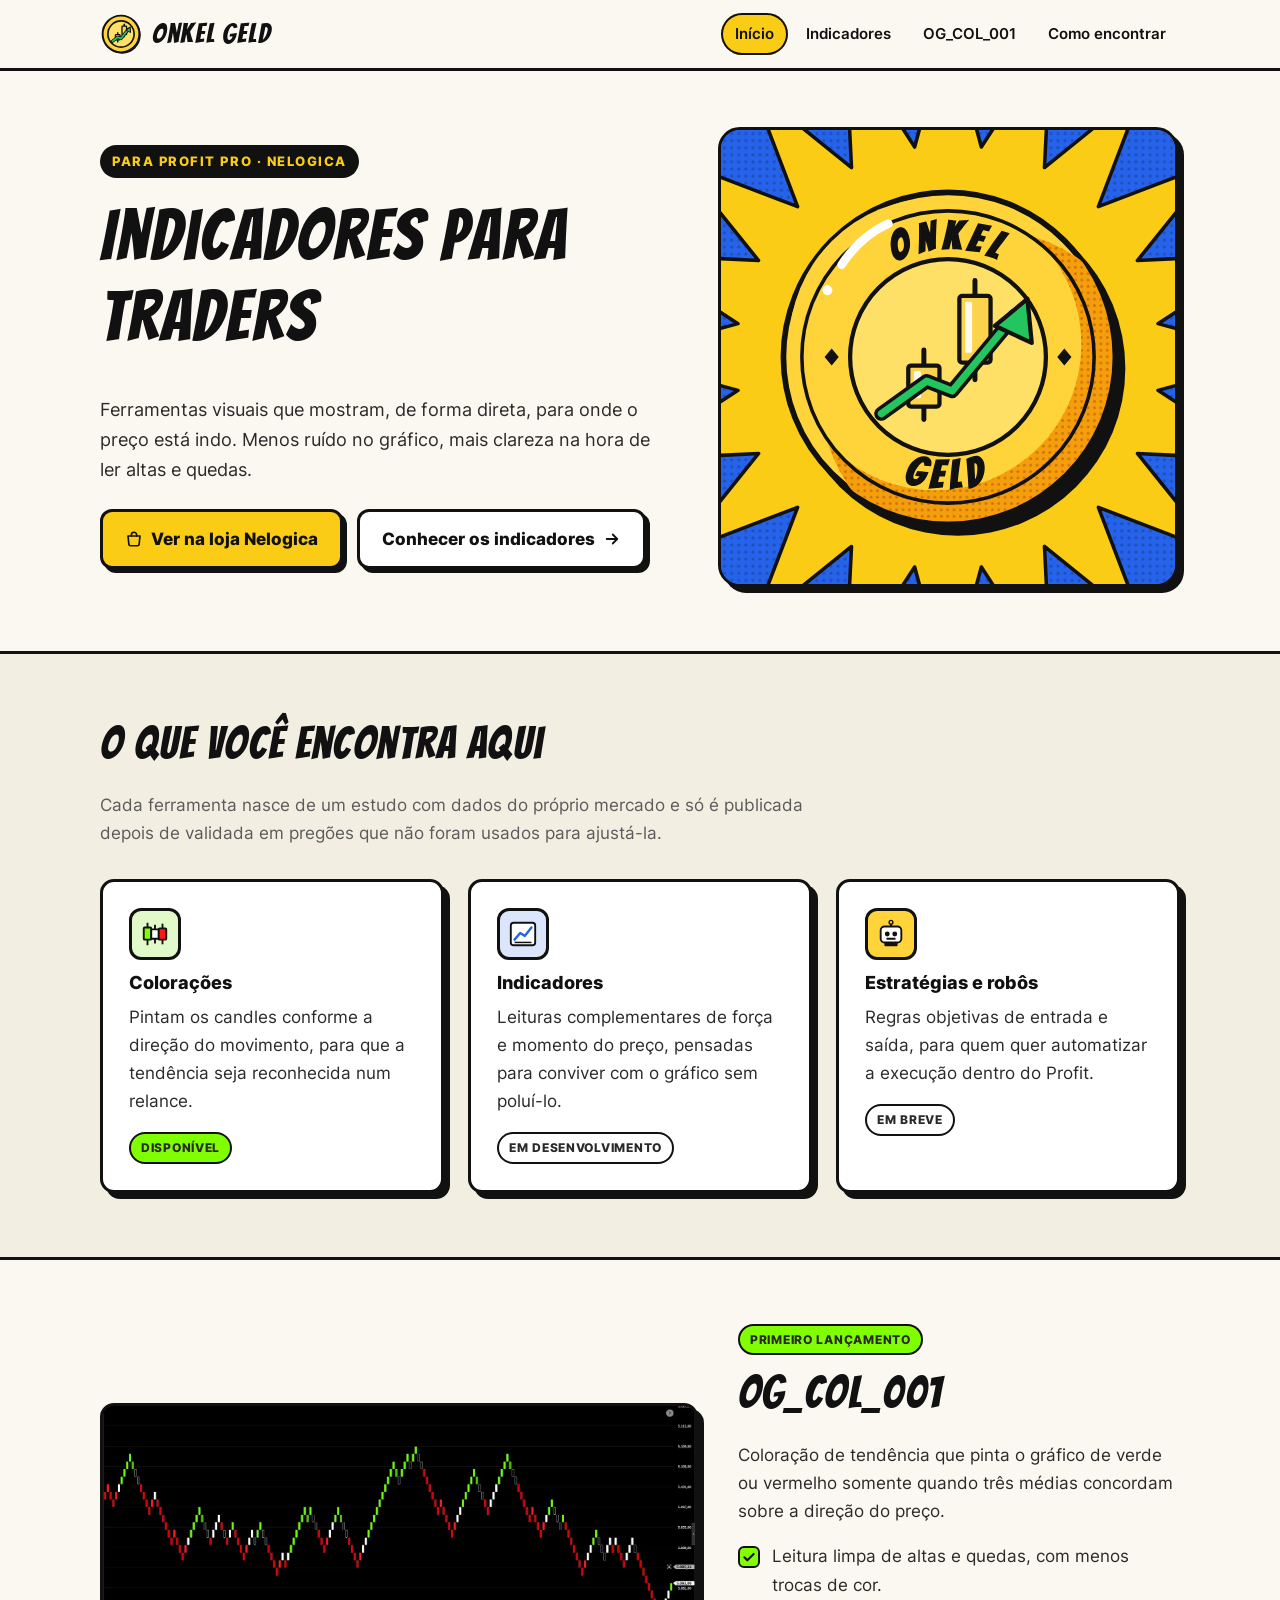
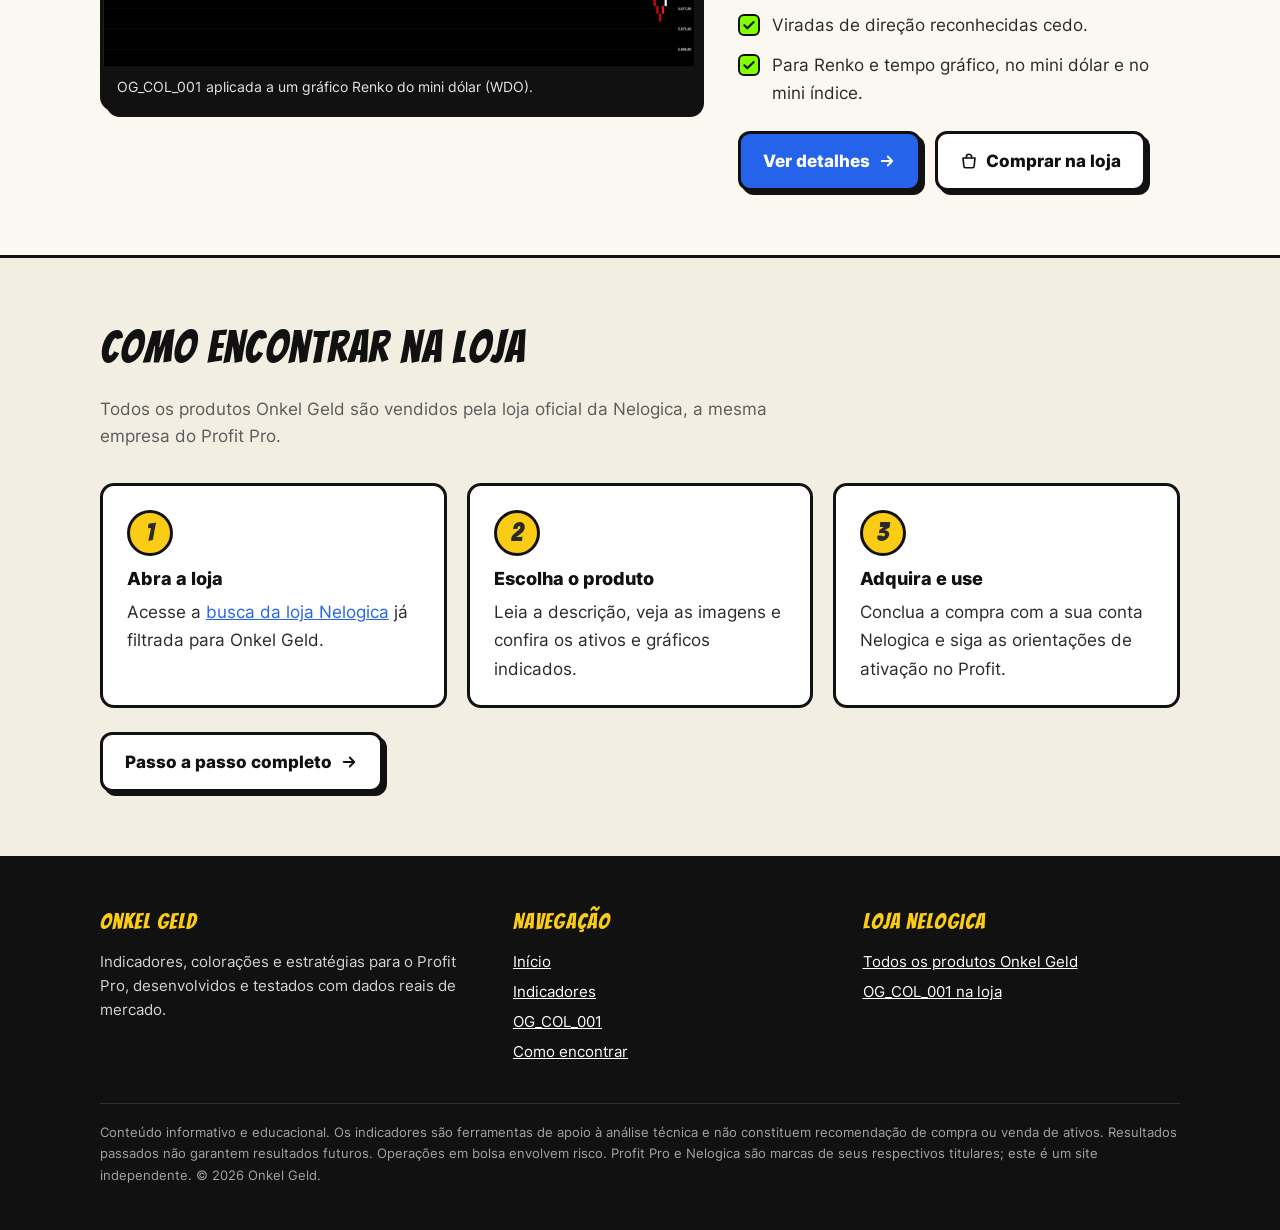
<file: index.html>
<!DOCTYPE html>
<html lang="pt-BR">
<head>
<meta charset="utf-8">
<meta name="viewport" content="width=device-width, initial-scale=1">
<title>Onkel Geld — Indicadores para traders no Profit Pro</title>
<meta name="description" content="Indicadores e colorações para o Profit Pro, da Nelogica. Leitura clara de altas e quedas no gráfico. Disponíveis na loja da Nelogica.">
<meta name="theme-color" content="#FACC15">
<meta property="og:type" content="website">
<meta property="og:locale" content="pt_BR">
<meta property="og:site_name" content="Onkel Geld">
<meta property="og:title" content="Onkel Geld — Indicadores para traders no Profit Pro">
<meta property="og:description" content="Indicadores e colorações para o Profit Pro, da Nelogica. Leitura clara de altas e quedas no gráfico. Disponíveis na loja da Nelogica.">
<meta property="og:image" content="assets/img/og-onkel-geld.png">
<link rel="icon" href="assets/img/favicon.svg" type="image/svg+xml">
<link rel="icon" href="assets/img/favicon-32.png" sizes="32x32" type="image/png">
<link rel="apple-touch-icon" href="assets/img/apple-touch-icon.png">
<link rel="preload" href="assets/fonts/bangers-latin-400-normal.woff2" as="font" type="font/woff2" crossorigin>
<link rel="stylesheet" href="assets/css/style.css">
</head>
<body>
<a class="pular" href="#conteudo">Pular para o conteúdo</a>
<header class="topo">
<div class="wrap">
<a class="marca" href="index.html" aria-label="Onkel Geld — página inicial"><svg viewBox="0 0 64 64" aria-hidden="true" focusable="false">
<circle cx="34" cy="34" r="28" fill="#111"/>
<circle cx="32" cy="32" r="28" fill="#FFD43B" stroke="#111" stroke-width="3"/>
<circle cx="32" cy="32" r="20" fill="#FFE066" stroke="#111" stroke-width="2.5"/>
<line x1="27" y1="30" x2="27" y2="44" stroke="#111" stroke-width="2.2" stroke-linecap="round"/>
<rect x="23.5" y="33" width="7" height="8" rx="1" fill="#FCD34D" stroke="#111" stroke-width="2"/>
<line x1="37" y1="17" x2="37" y2="36" stroke="#111" stroke-width="2.2" stroke-linecap="round"/>
<rect x="33.5" y="20" width="7" height="13" rx="1" fill="#FCD34D" stroke="#111" stroke-width="2"/>
<polyline points="19,43 27,37 32,39 43,25" fill="none" stroke="#111" stroke-width="5" stroke-linecap="round" stroke-linejoin="round"/>
<polyline points="19,43 27,37 32,39 43,25" fill="none" stroke="#22C55E" stroke-width="2.6" stroke-linecap="round" stroke-linejoin="round"/>
<polygon points="46,21 46.5,29.5 39.5,26.5" fill="#22C55E" stroke="#111" stroke-width="1.6" stroke-linejoin="round"/>
</svg><span>Onkel Geld</span></a>
<nav aria-label="Principal">
<button class="menu-botao" type="button" aria-expanded="false" aria-controls="menu">Menu</button>
<ul class="menu" id="menu">
<li><a href="index.html" aria-current="page">Início</a></li>
<li><a href="indicadores.html">Indicadores</a></li>
<li><a href="og-col-001.html">OG_COL_001</a></li>
<li><a href="como-encontrar.html">Como encontrar</a></li>
</ul>
</nav>
</div>
</header>
<main id="conteudo">

<section class="hero">
<div class="wrap">
<div>
<span class="chamada">Para Profit Pro · Nelogica</span>
<h1>Indicadores para traders</h1>
<p class="lead">Ferramentas visuais que mostram, de forma direta, para onde o preço está indo. Menos ruído no gráfico, mais clareza na hora de ler altas e quedas.</p>
<div class="botoes">
<a class="botao primario" href="https://store.nelogica.com.br/search?q=onkel+geld" target="_blank" rel="noopener"><svg viewBox="0 0 24 24" aria-hidden="true"><path d="M4 8h16l-1.2 11.2a2 2 0 0 1-2 1.8H7.2a2 2 0 0 1-2-1.8L4 8z" fill="none" stroke="currentColor" stroke-width="2.2" stroke-linejoin="round"/><path d="M8.5 8V6.5a3.5 3.5 0 0 1 7 0V8" fill="none" stroke="currentColor" stroke-width="2.2" stroke-linecap="round"/></svg>Ver na loja Nelogica</a>
<a class="botao" href="indicadores.html">Conhecer os indicadores <svg viewBox="0 0 24 24" aria-hidden="true"><path d="M5 12h13M13 6l6 6-6 6" fill="none" stroke="currentColor" stroke-width="2.4" stroke-linecap="round" stroke-linejoin="round"/></svg></a>
</div>
</div>
<div class="painel-logo"><svg viewBox="0 0 640 640" role="img" aria-labelledby="moedaTitulo">
<title id="moedaTitulo">Logotipo Onkel Geld: moeda de ouro em estilo quadrinhos, com dois candles e seta de alta</title>
<defs>
<pattern id="qDots" width="10" height="10" patternUnits="userSpaceOnUse"><circle cx="5" cy="5" r="2.2" fill="#1E3A8A" opacity="0.55"/></pattern>
<pattern id="qDotsCoin" width="9" height="9" patternUnits="userSpaceOnUse"><circle cx="4.5" cy="4.5" r="2" fill="#B45309" opacity="0.6"/></pattern>
<clipPath id="qCoinClip"><circle cx="320" cy="320" r="232"/></clipPath>
<path id="qTop" d="M 168,320 A 152,152 0 0 1 472,320"/>
<path id="qBot" d="M 134,320 A 186,186 0 0 0 506,320"/>
</defs>
<rect width="640" height="640" fill="#2563EB"/>
<rect width="640" height="640" fill="url(#qDots)"/>
<polygon points="790,320 616,367 767,465 587,456 700,596 532,532 596,700 456,587 465,767 367,616 320,790 273,616 175,767 184,587 44,700 108,532 -60,596 53,456 -127,465 24,367 -150,320 24,273 -127,175 53,184 -60,44 108,108 44,-60 184,53 175,-127 273,24 320,-150 367,24 465,-127 456,53 596,-60 532,108 700,44 587,184 767,175 616,273" fill="#FACC15" stroke="#111111" stroke-width="5" stroke-linejoin="round"/>
<g class="moeda">
<circle cx="334" cy="336" r="236" fill="#111111"/>
<circle cx="320" cy="320" r="232" fill="#FFD43B" stroke="#111111" stroke-width="8"/>
<g clip-path="url(#qCoinClip)">
<circle cx="372" cy="372" r="232" fill="#F59E0B"/>
<circle cx="372" cy="372" r="232" fill="url(#qDotsCoin)"/>
<circle cx="302" cy="302" r="206" fill="#FFD43B"/>
</g>
<circle cx="320" cy="320" r="206" fill="none" stroke="#111111" stroke-width="5"/>
<circle cx="320" cy="320" r="138" fill="#FFE066" stroke="#111111" stroke-width="6"/>
<text font-family="Bangers, Impact, sans-serif" font-size="56" letter-spacing="8" fill="#111111" stroke="#111111" stroke-width="2"><textPath href="#qTop" startOffset="50%" text-anchor="middle">ONKEL</textPath></text>
<text font-family="Bangers, Impact, sans-serif" font-size="56" letter-spacing="10" fill="#111111" stroke="#111111" stroke-width="2"><textPath href="#qBot" startOffset="50%" text-anchor="middle">GELD</textPath></text>
<polygon points="146,320 156,308 166,320 156,332" fill="#111111"/>
<polygon points="474,320 484,308 494,320 484,332" fill="#111111"/>
<line x1="286" y1="310" x2="286" y2="408" stroke="#111111" stroke-width="7" stroke-linecap="round"/>
<rect x="264" y="332" width="44" height="58" rx="4" fill="#FCD34D" stroke="#111111" stroke-width="6"/>
<rect x="272" y="340" width="10" height="38" rx="2" fill="#FFFBEB"/>
<line x1="358" y1="212" x2="358" y2="352" stroke="#111111" stroke-width="7" stroke-linecap="round"/>
<rect x="336" y="234" width="44" height="94" rx="4" fill="#FCD34D" stroke="#111111" stroke-width="6"/>
<rect x="344" y="242" width="10" height="72" rx="2" fill="#FFFBEB"/>
<polyline points="226,400 290,354 326,368 414,262" fill="none" stroke="#111111" stroke-width="20" stroke-linecap="round" stroke-linejoin="round"/>
<polyline points="226,400 290,354 326,368 414,262" fill="none" stroke="#22C55E" stroke-width="10" stroke-linecap="round" stroke-linejoin="round"/>
<polygon points="432,238 438,300 386,276" fill="#22C55E" stroke="#111111" stroke-width="6" stroke-linejoin="round"/>
<path d="M 170,190 Q 196,150 236,132" fill="none" stroke="#FFFFFF" stroke-width="12" stroke-linecap="round"/>
<circle cx="150" cy="226" r="7" fill="#FFFFFF"/>
</g>
</svg></div>
</div>
</section>

<section class="secao faixa" aria-labelledby="t-oferta">
<div class="wrap">
<h2 id="t-oferta">O que você encontra aqui</h2>
<p class="intro">Cada ferramenta nasce de um estudo com dados do próprio mercado e só é publicada depois de validada em pregões que não foram usados para ajustá-la.</p>
<div class="grade tres">
<article class="cartao">
<div class="icone verde"><svg viewBox="0 0 32 32" aria-hidden="true"><line x1="8" y1="4" x2="8" y2="28" stroke="#111" stroke-width="2"/><rect x="4" y="9" width="8" height="13" rx="1" fill="#7FFF00" stroke="#111" stroke-width="2"/><line x1="16" y1="6" x2="16" y2="26" stroke="#111" stroke-width="2"/><rect x="12" y="11" width="8" height="10" rx="1" fill="#fff" stroke="#111" stroke-width="2"/><line x1="24" y1="5" x2="24" y2="27" stroke="#111" stroke-width="2"/><rect x="20" y="10" width="8" height="12" rx="1" fill="#FF1717" stroke="#111" stroke-width="2"/></svg></div>
<h3>Colorações</h3>
<p>Pintam os candles conforme a direção do movimento, para que a tendência seja reconhecida num relance.</p>
<span class="selo ok">Disponível</span>
</article>
<article class="cartao">
<div class="icone azul"><svg viewBox="0 0 32 32" aria-hidden="true"><rect x="3" y="4" width="26" height="24" rx="3" fill="#fff" stroke="#111" stroke-width="2"/><polyline points="7,22 13,15 18,18 25,9" fill="none" stroke="#2563EB" stroke-width="2.6" stroke-linecap="round" stroke-linejoin="round"/><line x1="7" y1="25" x2="25" y2="25" stroke="#111" stroke-width="1.6"/></svg></div>
<h3>Indicadores</h3>
<p>Leituras complementares de força e momento do preço, pensadas para conviver com o gráfico sem poluí-lo.</p>
<span class="selo breve">Em desenvolvimento</span>
</article>
<article class="cartao">
<div class="icone"><svg viewBox="0 0 32 32" aria-hidden="true"><line x1="16" y1="3" x2="16" y2="8" stroke="#111" stroke-width="2"/><circle cx="16" cy="3.5" r="2" fill="#FACC15" stroke="#111" stroke-width="1.5"/><rect x="5" y="8" width="22" height="17" rx="4" fill="#fff" stroke="#111" stroke-width="2"/><circle cx="12" cy="16" r="2.6" fill="#111"/><circle cx="20" cy="16" r="2.6" fill="#111"/><line x1="12" y1="21" x2="20" y2="21" stroke="#111" stroke-width="2" stroke-linecap="round"/><rect x="9" y="25" width="14" height="4" rx="1" fill="#111"/></svg></div>
<h3>Estratégias e robôs</h3>
<p>Regras objetivas de entrada e saída, para quem quer automatizar a execução dentro do Profit.</p>
<span class="selo breve">Em breve</span>
</article>
</div>
</div>
</section>

<section class="secao" aria-labelledby="t-destaque">
<div class="wrap destaque">
<figure class="quadro">
<picture>
<source srcset="assets/img/grafico-wdo-renko.webp" type="image/webp">
<img src="assets/img/grafico-wdo-renko.jpg" width="1600" height="701" loading="lazy" alt="Gráfico Renko do mini dólar com tijolos verdes nas altas, vermelhos nas quedas e brancos nos trechos sem direção definida">
</picture>
<figcaption>OG_COL_001 aplicada a um gráfico Renko do mini dólar (WDO).</figcaption>
</figure>
<div>
<span class="selo ok">Primeiro lançamento</span>
<h2 id="t-destaque" style="margin-top:12px">OG_COL_001</h2>
<p>Coloração de tendência que pinta o gráfico de verde ou vermelho somente quando três médias concordam sobre a direção do preço.</p>
<ul class="lista-check">
<li>Leitura limpa de altas e quedas, com menos trocas de cor.</li>
<li>Viradas de direção reconhecidas cedo.</li>
<li>Para Renko e tempo gráfico, no mini dólar e no mini índice.</li>
</ul>
<div class="botoes">
<a class="botao azul" href="og-col-001.html">Ver detalhes <svg viewBox="0 0 24 24" aria-hidden="true"><path d="M5 12h13M13 6l6 6-6 6" fill="none" stroke="currentColor" stroke-width="2.4" stroke-linecap="round" stroke-linejoin="round"/></svg></a>
<a class="botao" href="https://nelogica.com.br/mercado-de-estrategias?id=23473" target="_blank" rel="noopener"><svg viewBox="0 0 24 24" aria-hidden="true"><path d="M4 8h16l-1.2 11.2a2 2 0 0 1-2 1.8H7.2a2 2 0 0 1-2-1.8L4 8z" fill="none" stroke="currentColor" stroke-width="2.2" stroke-linejoin="round"/><path d="M8.5 8V6.5a3.5 3.5 0 0 1 7 0V8" fill="none" stroke="currentColor" stroke-width="2.2" stroke-linecap="round"/></svg>Comprar na loja</a>
</div>
</div>
</div>
</section>

<section class="secao faixa" aria-labelledby="t-achar">
<div class="wrap">
<h2 id="t-achar">Como encontrar na loja</h2>
<p class="intro">Todos os produtos Onkel Geld são vendidos pela loja oficial da Nelogica, a mesma empresa do Profit Pro.</p>
<ol class="passos">
<li><h3>Abra a loja</h3><p>Acesse a <a href="https://store.nelogica.com.br/search?q=onkel+geld" target="_blank" rel="noopener">busca da loja Nelogica</a> já filtrada para Onkel Geld.</p></li>
<li><h3>Escolha o produto</h3><p>Leia a descrição, veja as imagens e confira os ativos e gráficos indicados.</p></li>
<li><h3>Adquira e use</h3><p>Conclua a compra com a sua conta Nelogica e siga as orientações de ativação no Profit.</p></li>
</ol>
<div class="botoes"><a class="botao" href="como-encontrar.html">Passo a passo completo <svg viewBox="0 0 24 24" aria-hidden="true"><path d="M5 12h13M13 6l6 6-6 6" fill="none" stroke="currentColor" stroke-width="2.4" stroke-linecap="round" stroke-linejoin="round"/></svg></a></div>
</div>
</section>

</main>
<footer class="rodape">
<div class="wrap">
<div>
<h4>Onkel Geld</h4>
<p>Indicadores, colorações e estratégias para o Profit Pro, desenvolvidos e testados com dados reais de mercado.</p>
</div>
<div>
<h4>Navegação</h4>
<ul>
<li><a href="index.html">Início</a></li>
<li><a href="indicadores.html">Indicadores</a></li>
<li><a href="og-col-001.html">OG_COL_001</a></li>
<li><a href="como-encontrar.html">Como encontrar</a></li>
</ul>
</div>
<div>
<h4>Loja Nelogica</h4>
<ul>
<li><a href="https://store.nelogica.com.br/search?q=onkel+geld" target="_blank" rel="noopener">Todos os produtos Onkel Geld</a></li>
<li><a href="https://nelogica.com.br/mercado-de-estrategias?id=23473" target="_blank" rel="noopener">OG_COL_001 na loja</a></li>
</ul>
</div>
<p class="aviso">Conteúdo informativo e educacional. Os indicadores são ferramentas de apoio à análise técnica e não constituem recomendação de compra ou venda de ativos. Resultados passados não garantem resultados futuros. Operações em bolsa envolvem risco. Profit Pro e Nelogica são marcas de seus respectivos titulares; este é um site independente. © <span id="ano">2026</span> Onkel Geld.</p>
</div>
</footer>
<script src="assets/js/main.js" defer></script>
</body>
</html>
</file>
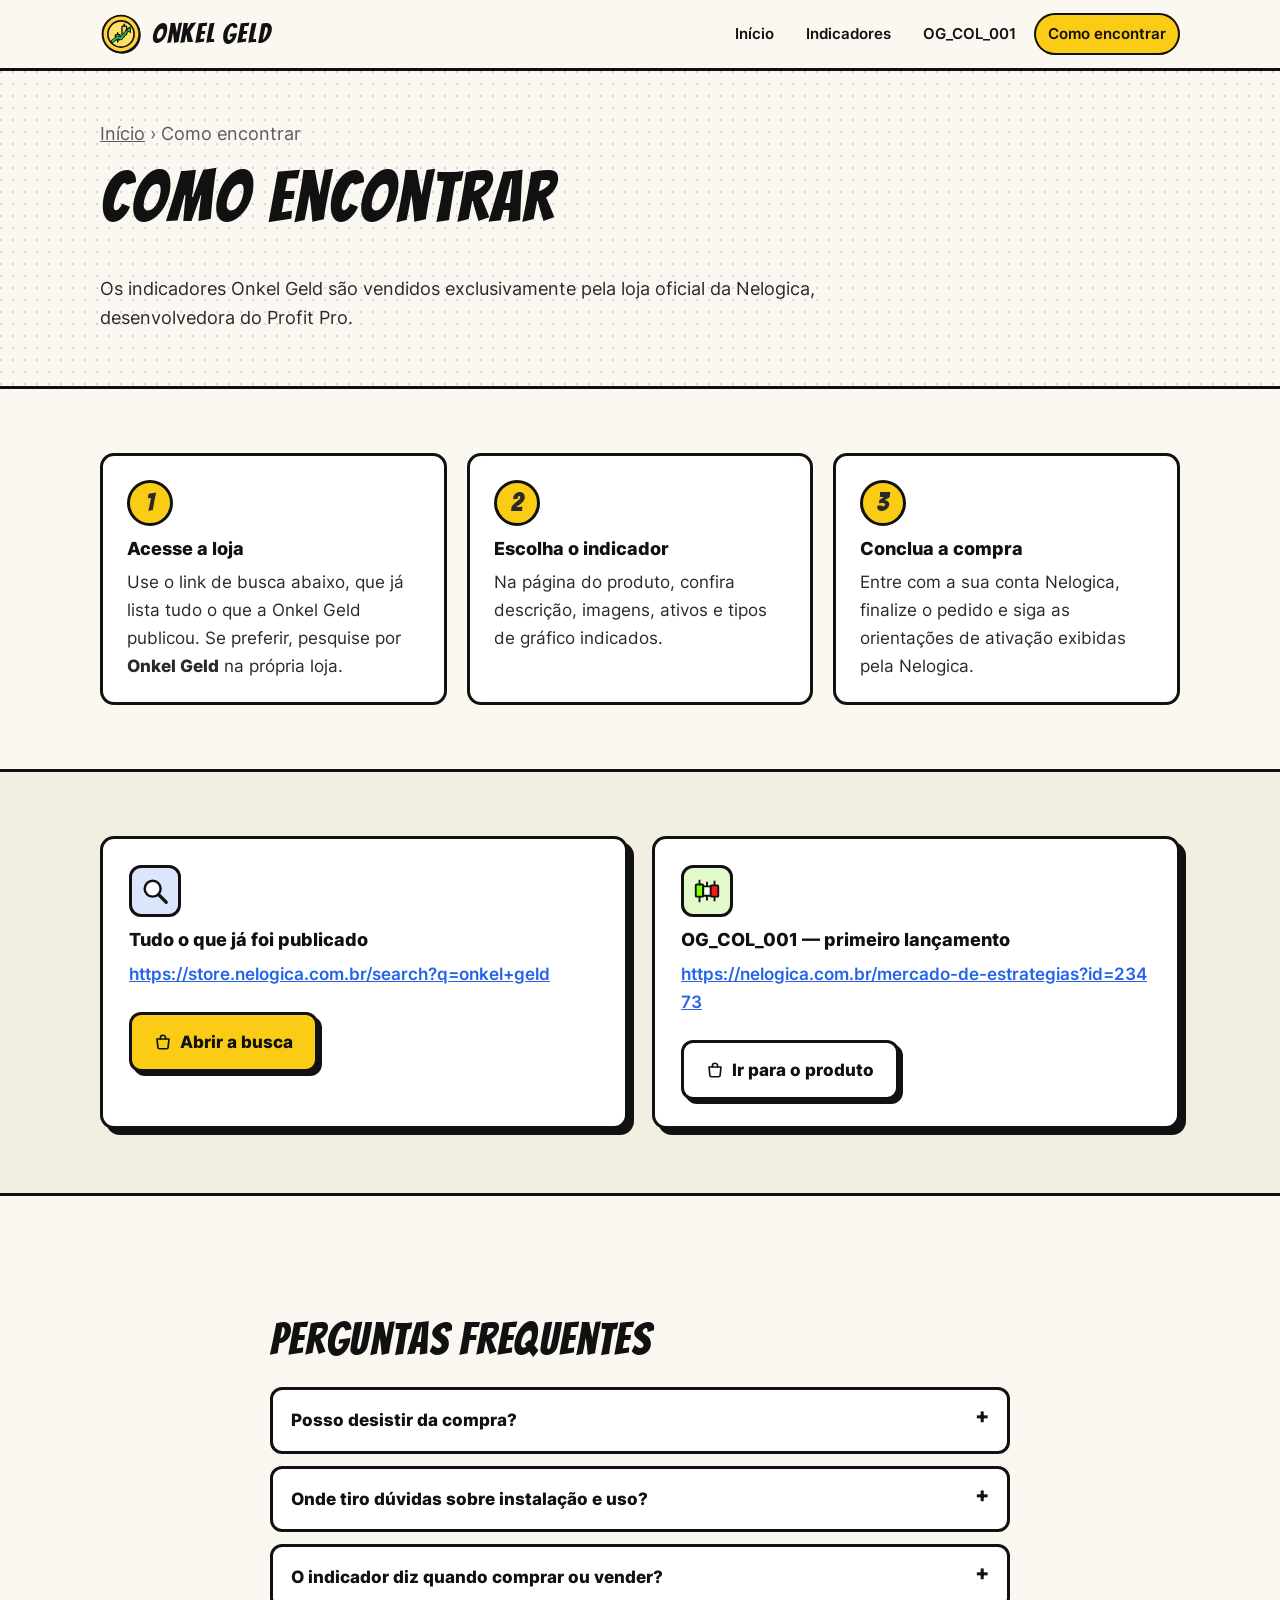
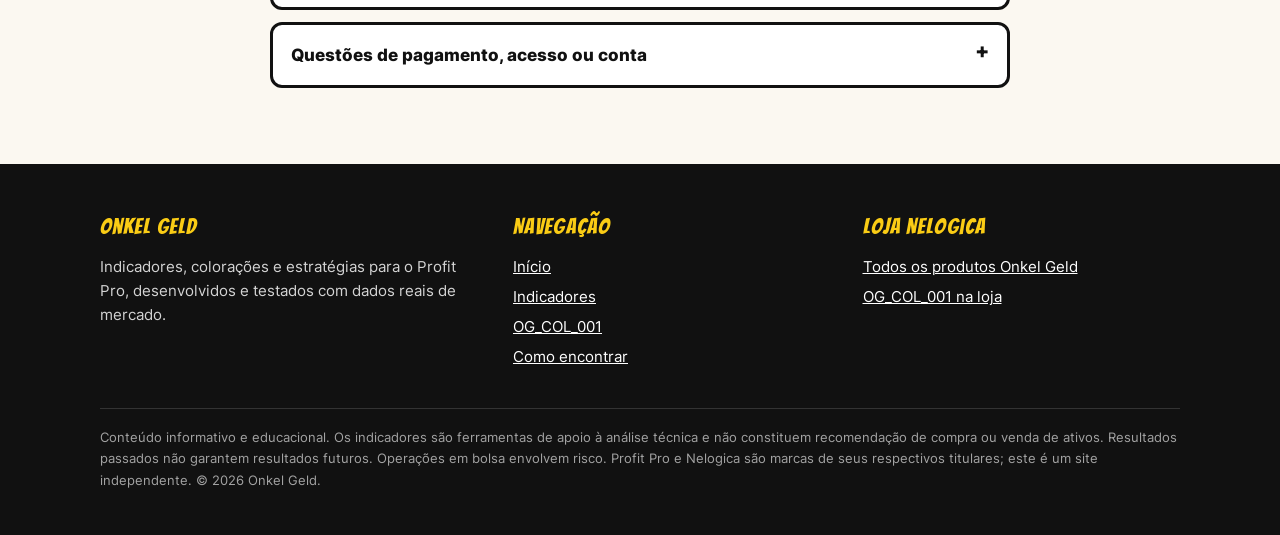
<file: como-encontrar.html>
<!DOCTYPE html>
<html lang="pt-BR">
<head>
<meta charset="utf-8">
<meta name="viewport" content="width=device-width, initial-scale=1">
<title>Como encontrar os indicadores na loja Nelogica | Onkel Geld</title>
<meta name="description" content="Passo a passo para encontrar e adquirir os indicadores Onkel Geld na loja da Nelogica.">
<meta name="theme-color" content="#FACC15">
<meta property="og:type" content="website">
<meta property="og:locale" content="pt_BR">
<meta property="og:site_name" content="Onkel Geld">
<meta property="og:title" content="Como encontrar os indicadores na loja Nelogica | Onkel Geld">
<meta property="og:description" content="Passo a passo para encontrar e adquirir os indicadores Onkel Geld na loja da Nelogica.">
<meta property="og:image" content="assets/img/og-onkel-geld.png">
<link rel="icon" href="assets/img/favicon.svg" type="image/svg+xml">
<link rel="icon" href="assets/img/favicon-32.png" sizes="32x32" type="image/png">
<link rel="apple-touch-icon" href="assets/img/apple-touch-icon.png">
<link rel="preload" href="assets/fonts/bangers-latin-400-normal.woff2" as="font" type="font/woff2" crossorigin>
<link rel="stylesheet" href="assets/css/style.css">
</head>
<body>
<a class="pular" href="#conteudo">Pular para o conteúdo</a>
<header class="topo">
<div class="wrap">
<a class="marca" href="index.html" aria-label="Onkel Geld — página inicial"><svg viewBox="0 0 64 64" aria-hidden="true" focusable="false">
<circle cx="34" cy="34" r="28" fill="#111"/>
<circle cx="32" cy="32" r="28" fill="#FFD43B" stroke="#111" stroke-width="3"/>
<circle cx="32" cy="32" r="20" fill="#FFE066" stroke="#111" stroke-width="2.5"/>
<line x1="27" y1="30" x2="27" y2="44" stroke="#111" stroke-width="2.2" stroke-linecap="round"/>
<rect x="23.5" y="33" width="7" height="8" rx="1" fill="#FCD34D" stroke="#111" stroke-width="2"/>
<line x1="37" y1="17" x2="37" y2="36" stroke="#111" stroke-width="2.2" stroke-linecap="round"/>
<rect x="33.5" y="20" width="7" height="13" rx="1" fill="#FCD34D" stroke="#111" stroke-width="2"/>
<polyline points="19,43 27,37 32,39 43,25" fill="none" stroke="#111" stroke-width="5" stroke-linecap="round" stroke-linejoin="round"/>
<polyline points="19,43 27,37 32,39 43,25" fill="none" stroke="#22C55E" stroke-width="2.6" stroke-linecap="round" stroke-linejoin="round"/>
<polygon points="46,21 46.5,29.5 39.5,26.5" fill="#22C55E" stroke="#111" stroke-width="1.6" stroke-linejoin="round"/>
</svg><span>Onkel Geld</span></a>
<nav aria-label="Principal">
<button class="menu-botao" type="button" aria-expanded="false" aria-controls="menu">Menu</button>
<ul class="menu" id="menu">
<li><a href="index.html">Início</a></li>
<li><a href="indicadores.html">Indicadores</a></li>
<li><a href="og-col-001.html">OG_COL_001</a></li>
<li><a href="como-encontrar.html" aria-current="page">Como encontrar</a></li>
</ul>
</nav>
</div>
</header>
<main id="conteudo">

<section class="cab-pagina">
<div class="wrap">
<p class="trilha"><a href="index.html">Início</a> › Como encontrar</p>
<h1>Como encontrar</h1>
<p>Os indicadores Onkel Geld são vendidos exclusivamente pela loja oficial da Nelogica, desenvolvedora do Profit Pro.</p>
</div>
</section>

<section class="secao">
<div class="wrap">
<ol class="passos">
<li><h3>Acesse a loja</h3><p>Use o link de busca abaixo, que já lista tudo o que a Onkel Geld publicou. Se preferir, pesquise por <strong>Onkel Geld</strong> na própria loja.</p></li>
<li><h3>Escolha o indicador</h3><p>Na página do produto, confira descrição, imagens, ativos e tipos de gráfico indicados.</p></li>
<li><h3>Conclua a compra</h3><p>Entre com a sua conta Nelogica, finalize o pedido e siga as orientações de ativação exibidas pela Nelogica.</p></li>
</ol>
</div>
</section>

<section class="secao faixa">
<div class="wrap grade duas">
<div class="cartao">
<div class="icone azul"><svg viewBox="0 0 32 32" aria-hidden="true"><circle cx="13.5" cy="13.5" r="8.5" fill="#fff" stroke="#111" stroke-width="2.6"/><line x1="20" y1="20" x2="28" y2="28" stroke="#111" stroke-width="3.4" stroke-linecap="round"/></svg></div>
<h3>Tudo o que já foi publicado</h3>
<p><a class="link-loja" href="https://store.nelogica.com.br/search?q=onkel+geld" target="_blank" rel="noopener">https://store.nelogica.com.br/search?q=onkel+geld</a></p>
<div class="botoes"><a class="botao primario" href="https://store.nelogica.com.br/search?q=onkel+geld" target="_blank" rel="noopener"><svg viewBox="0 0 24 24" aria-hidden="true"><path d="M4 8h16l-1.2 11.2a2 2 0 0 1-2 1.8H7.2a2 2 0 0 1-2-1.8L4 8z" fill="none" stroke="currentColor" stroke-width="2.2" stroke-linejoin="round"/><path d="M8.5 8V6.5a3.5 3.5 0 0 1 7 0V8" fill="none" stroke="currentColor" stroke-width="2.2" stroke-linecap="round"/></svg>Abrir a busca</a></div>
</div>
<div class="cartao">
<div class="icone verde"><svg viewBox="0 0 32 32" aria-hidden="true"><line x1="8" y1="4" x2="8" y2="28" stroke="#111" stroke-width="2"/><rect x="4" y="9" width="8" height="13" rx="1" fill="#7FFF00" stroke="#111" stroke-width="2"/><line x1="16" y1="6" x2="16" y2="26" stroke="#111" stroke-width="2"/><rect x="12" y="11" width="8" height="10" rx="1" fill="#fff" stroke="#111" stroke-width="2"/><line x1="24" y1="5" x2="24" y2="27" stroke="#111" stroke-width="2"/><rect x="20" y="10" width="8" height="12" rx="1" fill="#FF1717" stroke="#111" stroke-width="2"/></svg></div>
<h3>OG_COL_001 — primeiro lançamento</h3>
<p><a class="link-loja" href="https://nelogica.com.br/mercado-de-estrategias?id=23473" target="_blank" rel="noopener">https://nelogica.com.br/mercado-de-estrategias?id=23473</a></p>
<div class="botoes"><a class="botao" href="https://nelogica.com.br/mercado-de-estrategias?id=23473" target="_blank" rel="noopener"><svg viewBox="0 0 24 24" aria-hidden="true"><path d="M4 8h16l-1.2 11.2a2 2 0 0 1-2 1.8H7.2a2 2 0 0 1-2-1.8L4 8z" fill="none" stroke="currentColor" stroke-width="2.2" stroke-linejoin="round"/><path d="M8.5 8V6.5a3.5 3.5 0 0 1 7 0V8" fill="none" stroke="currentColor" stroke-width="2.2" stroke-linecap="round"/></svg>Ir para o produto</a></div>
</div>
</div>
</section>

<section class="secao">
<div class="wrap conteudo">
<h2>Perguntas frequentes</h2>
<details>
<summary>Posso desistir da compra?</summary>
<p>Sim. A Nelogica garante o direito de cancelamento em até 7 dias após a compra, conforme as regras da própria loja.</p>
</details>
<details>
<summary>Onde tiro dúvidas sobre instalação e uso?</summary>
<p>No grupo <strong>Onkel Geld</strong> da comunidade Connect da Nelogica, canal de suporte, avisos de novas versões e sugestões.</p>
</details>
<details>
<summary>O indicador diz quando comprar ou vender?</summary>
<p>Não. As ferramentas Onkel Geld organizam a leitura do gráfico; as decisões de entrada, saída e risco continuam sendo de quem opera.</p>
</details>
<details>
<summary>Questões de pagamento, acesso ou conta</summary>
<p>São tratadas diretamente pela Nelogica, responsável pela loja e pela plataforma.</p>
</details>
</div>
</section>

</main>
<footer class="rodape">
<div class="wrap">
<div>
<h4>Onkel Geld</h4>
<p>Indicadores, colorações e estratégias para o Profit Pro, desenvolvidos e testados com dados reais de mercado.</p>
</div>
<div>
<h4>Navegação</h4>
<ul>
<li><a href="index.html">Início</a></li>
<li><a href="indicadores.html">Indicadores</a></li>
<li><a href="og-col-001.html">OG_COL_001</a></li>
<li><a href="como-encontrar.html">Como encontrar</a></li>
</ul>
</div>
<div>
<h4>Loja Nelogica</h4>
<ul>
<li><a href="https://store.nelogica.com.br/search?q=onkel+geld" target="_blank" rel="noopener">Todos os produtos Onkel Geld</a></li>
<li><a href="https://nelogica.com.br/mercado-de-estrategias?id=23473" target="_blank" rel="noopener">OG_COL_001 na loja</a></li>
</ul>
</div>
<p class="aviso">Conteúdo informativo e educacional. Os indicadores são ferramentas de apoio à análise técnica e não constituem recomendação de compra ou venda de ativos. Resultados passados não garantem resultados futuros. Operações em bolsa envolvem risco. Profit Pro e Nelogica são marcas de seus respectivos titulares; este é um site independente. © <span id="ano">2026</span> Onkel Geld.</p>
</div>
</footer>
<script src="assets/js/main.js" defer></script>
</body>
</html>
</file>
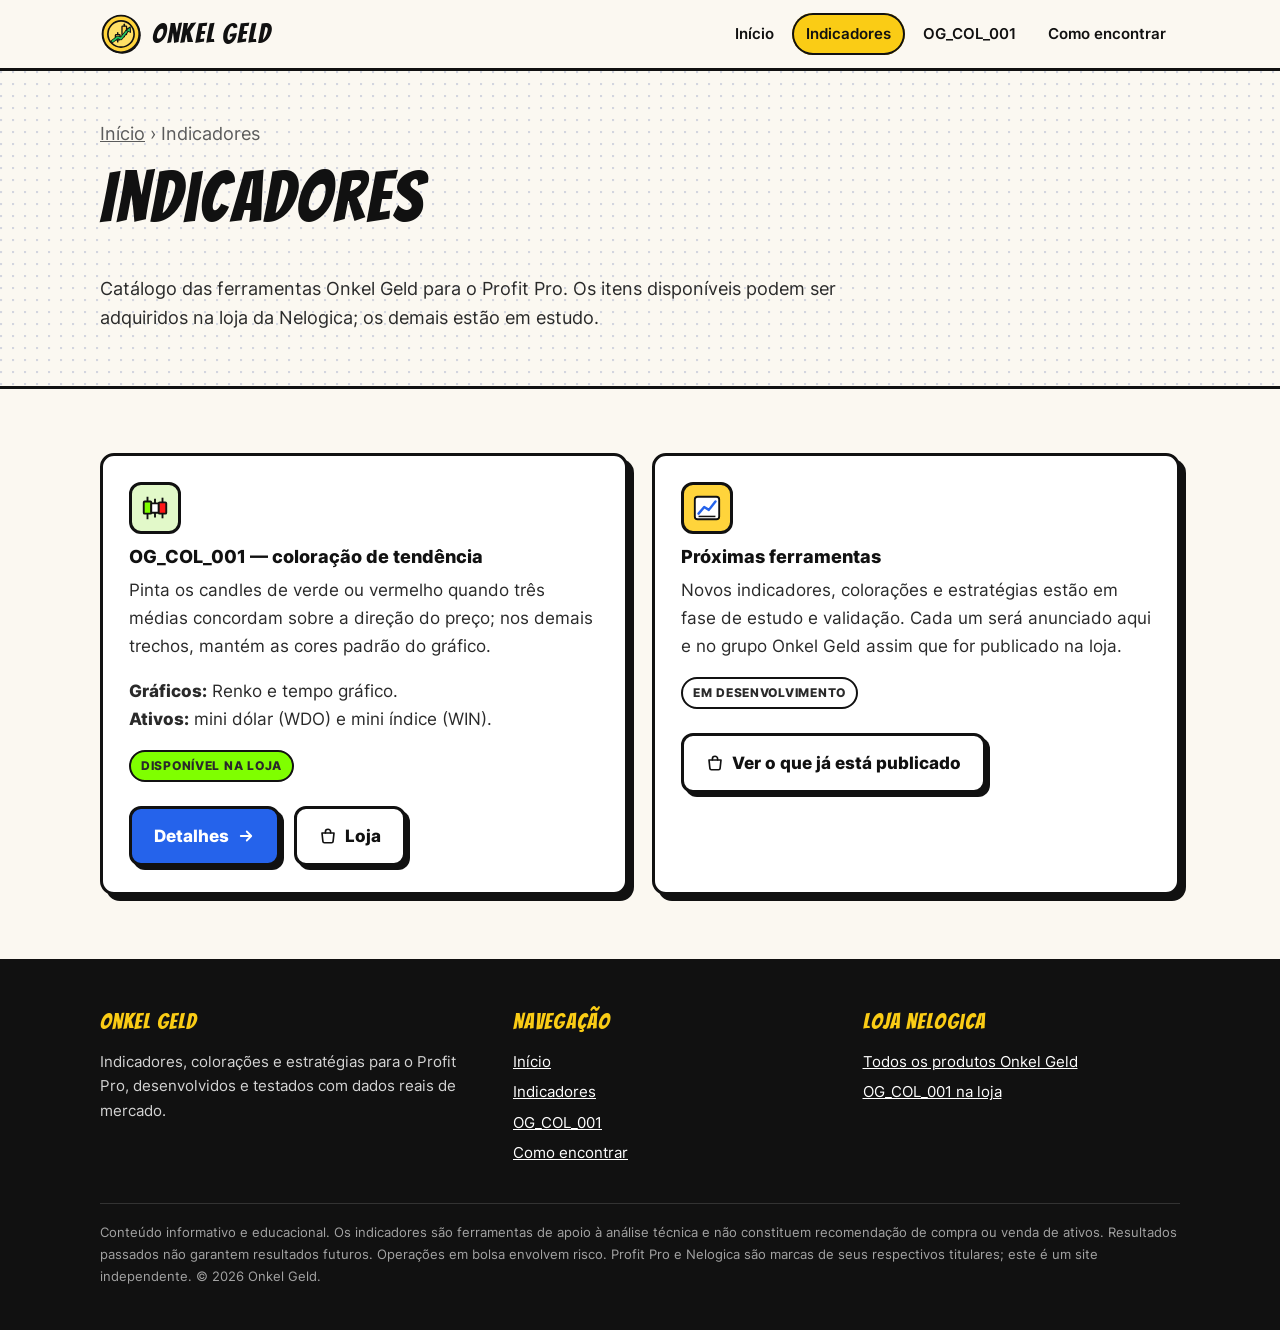
<file: indicadores.html>
<!DOCTYPE html>
<html lang="pt-BR">
<head>
<meta charset="utf-8">
<meta name="viewport" content="width=device-width, initial-scale=1">
<title>Indicadores — Onkel Geld</title>
<meta name="description" content="Catálogo de indicadores e colorações Onkel Geld para o Profit Pro, com disponibilidade na loja Nelogica.">
<meta name="theme-color" content="#FACC15">
<meta property="og:type" content="website">
<meta property="og:locale" content="pt_BR">
<meta property="og:site_name" content="Onkel Geld">
<meta property="og:title" content="Indicadores — Onkel Geld">
<meta property="og:description" content="Catálogo de indicadores e colorações Onkel Geld para o Profit Pro, com disponibilidade na loja Nelogica.">
<meta property="og:image" content="assets/img/og-onkel-geld.png">
<link rel="icon" href="assets/img/favicon.svg" type="image/svg+xml">
<link rel="icon" href="assets/img/favicon-32.png" sizes="32x32" type="image/png">
<link rel="apple-touch-icon" href="assets/img/apple-touch-icon.png">
<link rel="preload" href="assets/fonts/bangers-latin-400-normal.woff2" as="font" type="font/woff2" crossorigin>
<link rel="stylesheet" href="assets/css/style.css">
</head>
<body>
<a class="pular" href="#conteudo">Pular para o conteúdo</a>
<header class="topo">
<div class="wrap">
<a class="marca" href="index.html" aria-label="Onkel Geld — página inicial"><svg viewBox="0 0 64 64" aria-hidden="true" focusable="false">
<circle cx="34" cy="34" r="28" fill="#111"/>
<circle cx="32" cy="32" r="28" fill="#FFD43B" stroke="#111" stroke-width="3"/>
<circle cx="32" cy="32" r="20" fill="#FFE066" stroke="#111" stroke-width="2.5"/>
<line x1="27" y1="30" x2="27" y2="44" stroke="#111" stroke-width="2.2" stroke-linecap="round"/>
<rect x="23.5" y="33" width="7" height="8" rx="1" fill="#FCD34D" stroke="#111" stroke-width="2"/>
<line x1="37" y1="17" x2="37" y2="36" stroke="#111" stroke-width="2.2" stroke-linecap="round"/>
<rect x="33.5" y="20" width="7" height="13" rx="1" fill="#FCD34D" stroke="#111" stroke-width="2"/>
<polyline points="19,43 27,37 32,39 43,25" fill="none" stroke="#111" stroke-width="5" stroke-linecap="round" stroke-linejoin="round"/>
<polyline points="19,43 27,37 32,39 43,25" fill="none" stroke="#22C55E" stroke-width="2.6" stroke-linecap="round" stroke-linejoin="round"/>
<polygon points="46,21 46.5,29.5 39.5,26.5" fill="#22C55E" stroke="#111" stroke-width="1.6" stroke-linejoin="round"/>
</svg><span>Onkel Geld</span></a>
<nav aria-label="Principal">
<button class="menu-botao" type="button" aria-expanded="false" aria-controls="menu">Menu</button>
<ul class="menu" id="menu">
<li><a href="index.html">Início</a></li>
<li><a href="indicadores.html" aria-current="page">Indicadores</a></li>
<li><a href="og-col-001.html">OG_COL_001</a></li>
<li><a href="como-encontrar.html">Como encontrar</a></li>
</ul>
</nav>
</div>
</header>
<main id="conteudo">

<section class="cab-pagina">
<div class="wrap">
<p class="trilha"><a href="index.html">Início</a> › Indicadores</p>
<h1>Indicadores</h1>
<p>Catálogo das ferramentas Onkel Geld para o Profit Pro. Os itens disponíveis podem ser adquiridos na loja da Nelogica; os demais estão em estudo.</p>
</div>
</section>

<section class="secao">
<div class="wrap">
<div class="grade duas">
<article class="cartao">
<div class="icone verde"><svg viewBox="0 0 32 32" aria-hidden="true"><line x1="8" y1="4" x2="8" y2="28" stroke="#111" stroke-width="2"/><rect x="4" y="9" width="8" height="13" rx="1" fill="#7FFF00" stroke="#111" stroke-width="2"/><line x1="16" y1="6" x2="16" y2="26" stroke="#111" stroke-width="2"/><rect x="12" y="11" width="8" height="10" rx="1" fill="#fff" stroke="#111" stroke-width="2"/><line x1="24" y1="5" x2="24" y2="27" stroke="#111" stroke-width="2"/><rect x="20" y="10" width="8" height="12" rx="1" fill="#FF1717" stroke="#111" stroke-width="2"/></svg></div>
<h3>OG_COL_001 — coloração de tendência</h3>
<p>Pinta os candles de verde ou vermelho quando três médias concordam sobre a direção do preço; nos demais trechos, mantém as cores padrão do gráfico.</p>
<p><strong>Gráficos:</strong> Renko e tempo gráfico.<br><strong>Ativos:</strong> mini dólar (WDO) e mini índice (WIN).</p>
<span class="selo ok">Disponível na loja</span>
<div class="botoes">
<a class="botao azul" href="og-col-001.html">Detalhes <svg viewBox="0 0 24 24" aria-hidden="true"><path d="M5 12h13M13 6l6 6-6 6" fill="none" stroke="currentColor" stroke-width="2.4" stroke-linecap="round" stroke-linejoin="round"/></svg></a>
<a class="botao" href="https://nelogica.com.br/mercado-de-estrategias?id=23473" target="_blank" rel="noopener"><svg viewBox="0 0 24 24" aria-hidden="true"><path d="M4 8h16l-1.2 11.2a2 2 0 0 1-2 1.8H7.2a2 2 0 0 1-2-1.8L4 8z" fill="none" stroke="currentColor" stroke-width="2.2" stroke-linejoin="round"/><path d="M8.5 8V6.5a3.5 3.5 0 0 1 7 0V8" fill="none" stroke="currentColor" stroke-width="2.2" stroke-linecap="round"/></svg>Loja</a>
</div>
</article>
<article class="cartao">
<div class="icone"><svg viewBox="0 0 32 32" aria-hidden="true"><rect x="3" y="4" width="26" height="24" rx="3" fill="#fff" stroke="#111" stroke-width="2"/><polyline points="7,22 13,15 18,18 25,9" fill="none" stroke="#2563EB" stroke-width="2.6" stroke-linecap="round" stroke-linejoin="round"/><line x1="7" y1="25" x2="25" y2="25" stroke="#111" stroke-width="1.6"/></svg></div>
<h3>Próximas ferramentas</h3>
<p>Novos indicadores, colorações e estratégias estão em fase de estudo e validação. Cada um será anunciado aqui e no grupo Onkel Geld assim que for publicado na loja.</p>
<span class="selo breve">Em desenvolvimento</span>
<div class="botoes">
<a class="botao" href="https://store.nelogica.com.br/search?q=onkel+geld" target="_blank" rel="noopener"><svg viewBox="0 0 24 24" aria-hidden="true"><path d="M4 8h16l-1.2 11.2a2 2 0 0 1-2 1.8H7.2a2 2 0 0 1-2-1.8L4 8z" fill="none" stroke="currentColor" stroke-width="2.2" stroke-linejoin="round"/><path d="M8.5 8V6.5a3.5 3.5 0 0 1 7 0V8" fill="none" stroke="currentColor" stroke-width="2.2" stroke-linecap="round"/></svg>Ver o que já está publicado</a>
</div>
</article>
</div>
</div>
</section>

</main>
<footer class="rodape">
<div class="wrap">
<div>
<h4>Onkel Geld</h4>
<p>Indicadores, colorações e estratégias para o Profit Pro, desenvolvidos e testados com dados reais de mercado.</p>
</div>
<div>
<h4>Navegação</h4>
<ul>
<li><a href="index.html">Início</a></li>
<li><a href="indicadores.html">Indicadores</a></li>
<li><a href="og-col-001.html">OG_COL_001</a></li>
<li><a href="como-encontrar.html">Como encontrar</a></li>
</ul>
</div>
<div>
<h4>Loja Nelogica</h4>
<ul>
<li><a href="https://store.nelogica.com.br/search?q=onkel+geld" target="_blank" rel="noopener">Todos os produtos Onkel Geld</a></li>
<li><a href="https://nelogica.com.br/mercado-de-estrategias?id=23473" target="_blank" rel="noopener">OG_COL_001 na loja</a></li>
</ul>
</div>
<p class="aviso">Conteúdo informativo e educacional. Os indicadores são ferramentas de apoio à análise técnica e não constituem recomendação de compra ou venda de ativos. Resultados passados não garantem resultados futuros. Operações em bolsa envolvem risco. Profit Pro e Nelogica são marcas de seus respectivos titulares; este é um site independente. © <span id="ano">2026</span> Onkel Geld.</p>
</div>
</footer>
<script src="assets/js/main.js" defer></script>
</body>
</html>
</file>
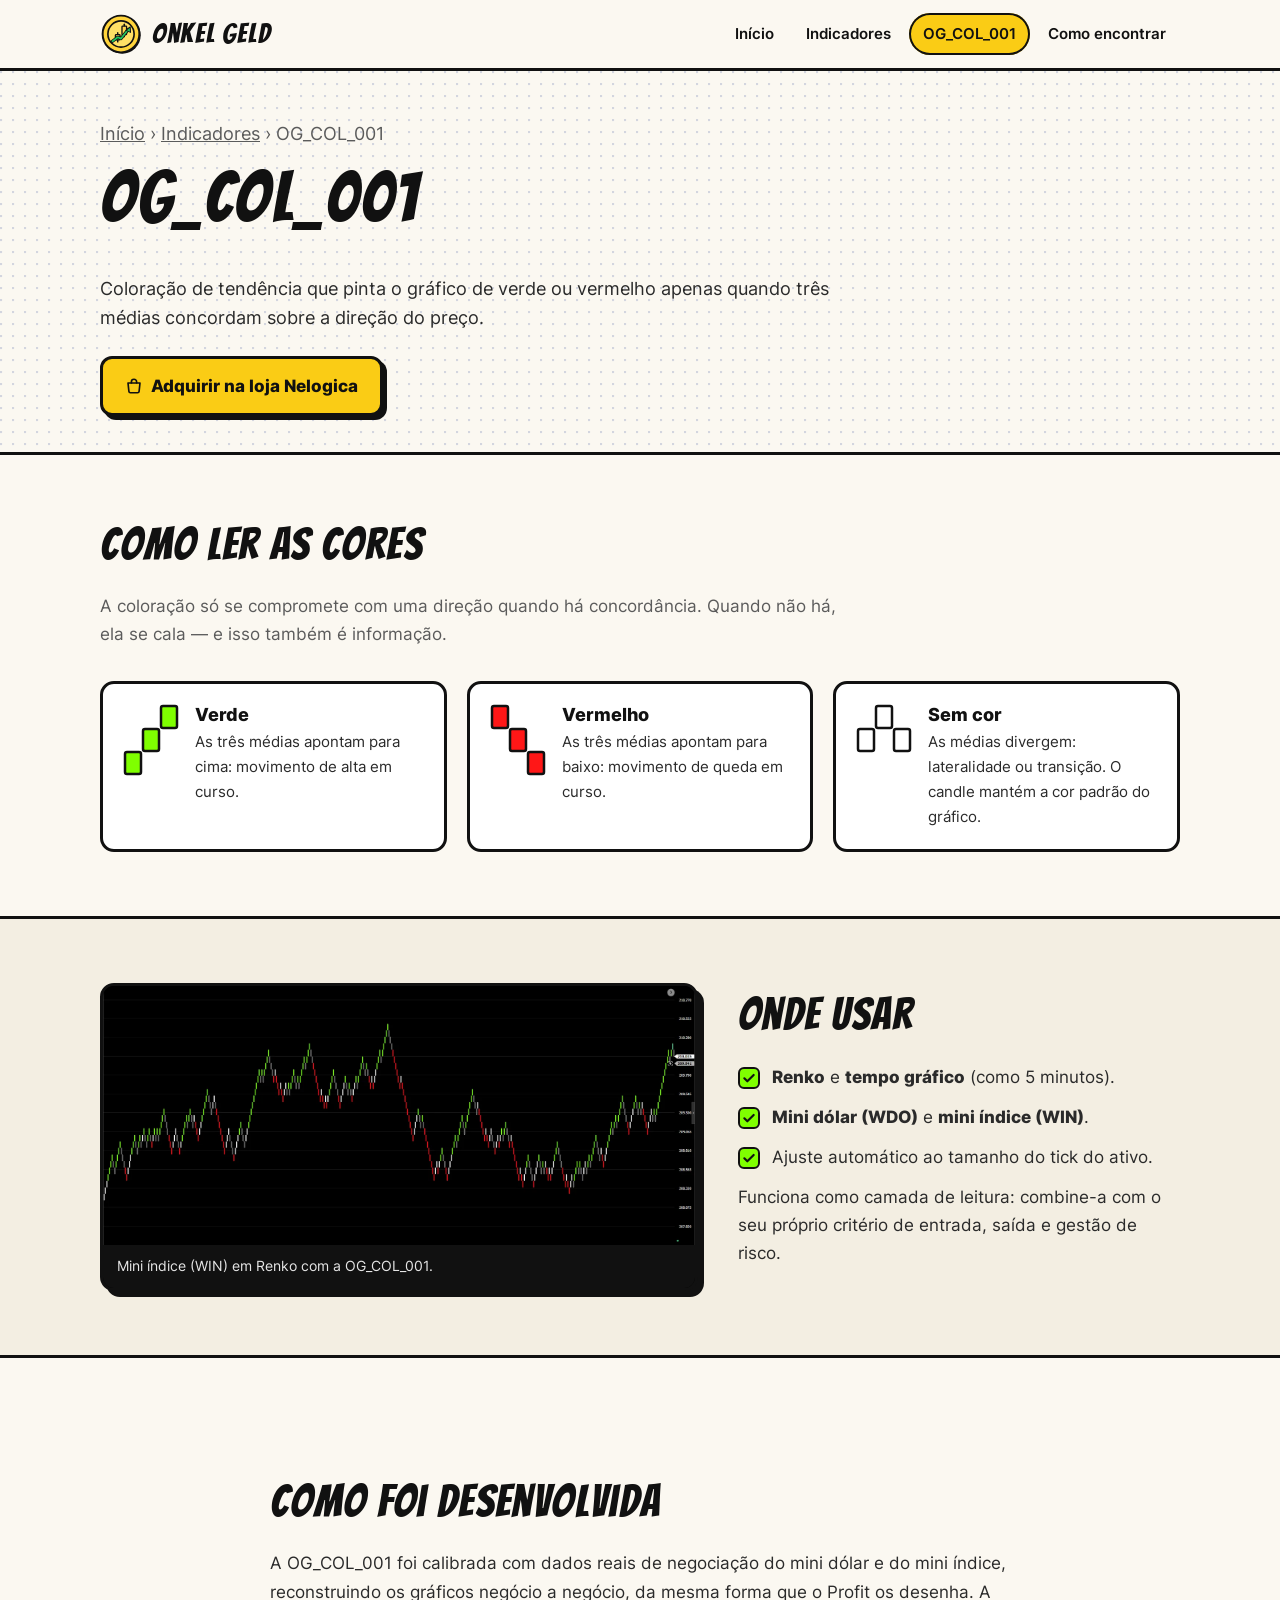
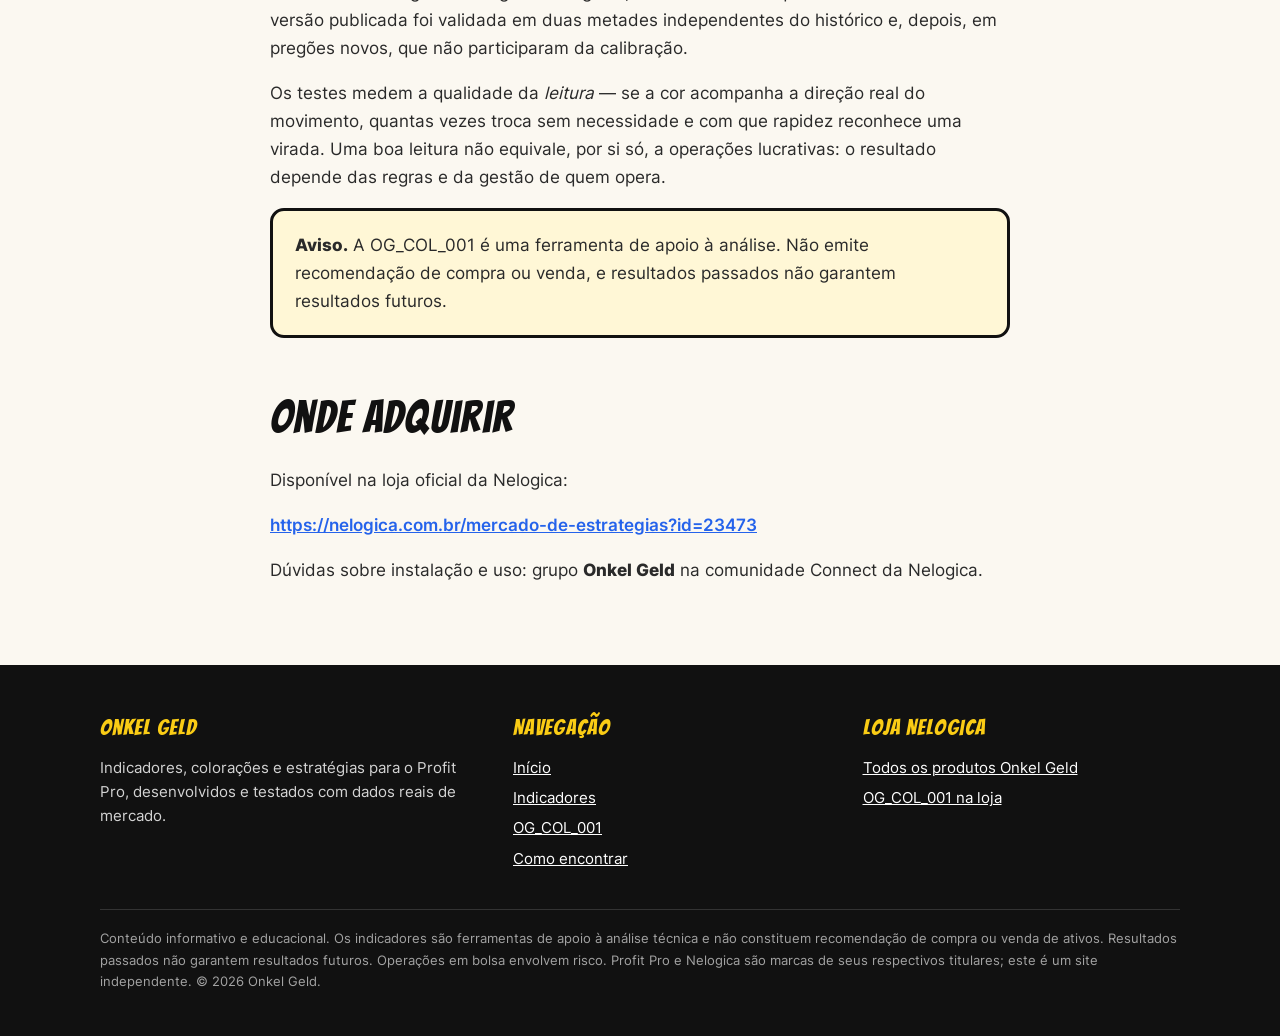
<file: og-col-001.html>
<!DOCTYPE html>
<html lang="pt-BR">
<head>
<meta charset="utf-8">
<meta name="viewport" content="width=device-width, initial-scale=1">
<title>OG_COL_001 — Coloração de tendência para Profit Pro | Onkel Geld</title>
<meta name="description" content="OG_COL_001: coloração de tendência para o Profit Pro. Verde e vermelho apenas quando três médias concordam. Renko e tempo gráfico, WDO e WIN.">
<meta name="theme-color" content="#FACC15">
<meta property="og:type" content="website">
<meta property="og:locale" content="pt_BR">
<meta property="og:site_name" content="Onkel Geld">
<meta property="og:title" content="OG_COL_001 — Coloração de tendência para Profit Pro | Onkel Geld">
<meta property="og:description" content="OG_COL_001: coloração de tendência para o Profit Pro. Verde e vermelho apenas quando três médias concordam. Renko e tempo gráfico, WDO e WIN.">
<meta property="og:image" content="assets/img/og-onkel-geld.png">
<link rel="icon" href="assets/img/favicon.svg" type="image/svg+xml">
<link rel="icon" href="assets/img/favicon-32.png" sizes="32x32" type="image/png">
<link rel="apple-touch-icon" href="assets/img/apple-touch-icon.png">
<link rel="preload" href="assets/fonts/bangers-latin-400-normal.woff2" as="font" type="font/woff2" crossorigin>
<link rel="stylesheet" href="assets/css/style.css">
</head>
<body>
<a class="pular" href="#conteudo">Pular para o conteúdo</a>
<header class="topo">
<div class="wrap">
<a class="marca" href="index.html" aria-label="Onkel Geld — página inicial"><svg viewBox="0 0 64 64" aria-hidden="true" focusable="false">
<circle cx="34" cy="34" r="28" fill="#111"/>
<circle cx="32" cy="32" r="28" fill="#FFD43B" stroke="#111" stroke-width="3"/>
<circle cx="32" cy="32" r="20" fill="#FFE066" stroke="#111" stroke-width="2.5"/>
<line x1="27" y1="30" x2="27" y2="44" stroke="#111" stroke-width="2.2" stroke-linecap="round"/>
<rect x="23.5" y="33" width="7" height="8" rx="1" fill="#FCD34D" stroke="#111" stroke-width="2"/>
<line x1="37" y1="17" x2="37" y2="36" stroke="#111" stroke-width="2.2" stroke-linecap="round"/>
<rect x="33.5" y="20" width="7" height="13" rx="1" fill="#FCD34D" stroke="#111" stroke-width="2"/>
<polyline points="19,43 27,37 32,39 43,25" fill="none" stroke="#111" stroke-width="5" stroke-linecap="round" stroke-linejoin="round"/>
<polyline points="19,43 27,37 32,39 43,25" fill="none" stroke="#22C55E" stroke-width="2.6" stroke-linecap="round" stroke-linejoin="round"/>
<polygon points="46,21 46.5,29.5 39.5,26.5" fill="#22C55E" stroke="#111" stroke-width="1.6" stroke-linejoin="round"/>
</svg><span>Onkel Geld</span></a>
<nav aria-label="Principal">
<button class="menu-botao" type="button" aria-expanded="false" aria-controls="menu">Menu</button>
<ul class="menu" id="menu">
<li><a href="index.html">Início</a></li>
<li><a href="indicadores.html">Indicadores</a></li>
<li><a href="og-col-001.html" aria-current="page">OG_COL_001</a></li>
<li><a href="como-encontrar.html">Como encontrar</a></li>
</ul>
</nav>
</div>
</header>
<main id="conteudo">

<section class="cab-pagina">
<div class="wrap">
<p class="trilha"><a href="index.html">Início</a> › <a href="indicadores.html">Indicadores</a> › OG_COL_001</p>
<h1>OG_COL_001</h1>
<p>Coloração de tendência que pinta o gráfico de verde ou vermelho apenas quando três médias concordam sobre a direção do preço.</p>
<div class="botoes">
<a class="botao primario" href="https://nelogica.com.br/mercado-de-estrategias?id=23473" target="_blank" rel="noopener"><svg viewBox="0 0 24 24" aria-hidden="true"><path d="M4 8h16l-1.2 11.2a2 2 0 0 1-2 1.8H7.2a2 2 0 0 1-2-1.8L4 8z" fill="none" stroke="currentColor" stroke-width="2.2" stroke-linejoin="round"/><path d="M8.5 8V6.5a3.5 3.5 0 0 1 7 0V8" fill="none" stroke="currentColor" stroke-width="2.2" stroke-linecap="round"/></svg>Adquirir na loja Nelogica</a>
</div>
</div>
</section>

<section class="secao">
<div class="wrap">
<h2>Como ler as cores</h2>
<p class="intro">A coloração só se compromete com uma direção quando há concordância. Quando não há, ela se cala — e isso também é informação.</p>
<div class="cores">
<div class="cor"><svg viewBox="0 0 56 72" aria-hidden="true"><rect x="2" y="48" width="16" height="22" rx="2" fill="#7FFF00" stroke="#111" stroke-width="2.5"/><rect x="20" y="25" width="16" height="22" rx="2" fill="#7FFF00" stroke="#111" stroke-width="2.5"/><rect x="38" y="2" width="16" height="22" rx="2" fill="#7FFF00" stroke="#111" stroke-width="2.5"/></svg><div><h3>Verde</h3><p>As três médias apontam para cima: movimento de alta em curso.</p></div></div>
<div class="cor"><svg viewBox="0 0 56 72" aria-hidden="true"><rect x="2" y="2" width="16" height="22" rx="2" fill="#FF1717" stroke="#111" stroke-width="2.5"/><rect x="20" y="25" width="16" height="22" rx="2" fill="#FF1717" stroke="#111" stroke-width="2.5"/><rect x="38" y="48" width="16" height="22" rx="2" fill="#FF1717" stroke="#111" stroke-width="2.5"/></svg><div><h3>Vermelho</h3><p>As três médias apontam para baixo: movimento de queda em curso.</p></div></div>
<div class="cor"><svg viewBox="0 0 56 72" aria-hidden="true"><rect x="2" y="25" width="16" height="22" rx="2" fill="#fff" stroke="#111" stroke-width="2.5"/><rect x="20" y="2" width="16" height="22" rx="2" fill="#fff" stroke="#111" stroke-width="2.5"/><rect x="38" y="25" width="16" height="22" rx="2" fill="#fff" stroke="#111" stroke-width="2.5"/></svg><div><h3>Sem cor</h3><p>As médias divergem: lateralidade ou transição. O candle mantém a cor padrão do gráfico.</p></div></div>
</div>
</div>
</section>

<section class="secao faixa">
<div class="wrap destaque">
<figure class="quadro">
<picture>
<source srcset="assets/img/grafico-win-renko.webp" type="image/webp">
<img src="assets/img/grafico-win-renko.jpg" width="1600" height="701" loading="lazy" alt="Gráfico Renko do mini índice com a coloração OG_COL_001: sequências verdes nas altas e vermelhas nas quedas">
</picture>
<figcaption>Mini índice (WIN) em Renko com a OG_COL_001.</figcaption>
</figure>
<div>
<h2>Onde usar</h2>
<ul class="lista-check">
<li><strong>Renko</strong> e <strong>tempo gráfico</strong> (como 5 minutos).</li>
<li><strong>Mini dólar (WDO)</strong> e <strong>mini índice (WIN)</strong>.</li>
<li>Ajuste automático ao tamanho do tick do ativo.</li>
</ul>
<p>Funciona como camada de leitura: combine-a com o seu próprio critério de entrada, saída e gestão de risco.</p>
</div>
</div>
</section>

<section class="secao">
<div class="wrap conteudo">
<h2>Como foi desenvolvida</h2>
<p>A OG_COL_001 foi calibrada com dados reais de negociação do mini dólar e do mini índice, reconstruindo os gráficos negócio a negócio, da mesma forma que o Profit os desenha. A versão publicada foi validada em duas metades independentes do histórico e, depois, em pregões novos, que não participaram da calibração.</p>
<p>Os testes medem a qualidade da <em>leitura</em> — se a cor acompanha a direção real do movimento, quantas vezes troca sem necessidade e com que rapidez reconhece uma virada. Uma boa leitura não equivale, por si só, a operações lucrativas: o resultado depende das regras e da gestão de quem opera.</p>
<div class="nota">
<p><strong>Aviso.</strong> A OG_COL_001 é uma ferramenta de apoio à análise. Não emite recomendação de compra ou venda, e resultados passados não garantem resultados futuros.</p>
</div>
<h2>Onde adquirir</h2>
<p>Disponível na loja oficial da Nelogica:</p>
<p><a class="link-loja" href="https://nelogica.com.br/mercado-de-estrategias?id=23473" target="_blank" rel="noopener">https://nelogica.com.br/mercado-de-estrategias?id=23473</a></p>
<p>Dúvidas sobre instalação e uso: grupo <strong>Onkel Geld</strong> na comunidade Connect da Nelogica.</p>
</div>
</section>

</main>
<footer class="rodape">
<div class="wrap">
<div>
<h4>Onkel Geld</h4>
<p>Indicadores, colorações e estratégias para o Profit Pro, desenvolvidos e testados com dados reais de mercado.</p>
</div>
<div>
<h4>Navegação</h4>
<ul>
<li><a href="index.html">Início</a></li>
<li><a href="indicadores.html">Indicadores</a></li>
<li><a href="og-col-001.html">OG_COL_001</a></li>
<li><a href="como-encontrar.html">Como encontrar</a></li>
</ul>
</div>
<div>
<h4>Loja Nelogica</h4>
<ul>
<li><a href="https://store.nelogica.com.br/search?q=onkel+geld" target="_blank" rel="noopener">Todos os produtos Onkel Geld</a></li>
<li><a href="https://nelogica.com.br/mercado-de-estrategias?id=23473" target="_blank" rel="noopener">OG_COL_001 na loja</a></li>
</ul>
</div>
<p class="aviso">Conteúdo informativo e educacional. Os indicadores são ferramentas de apoio à análise técnica e não constituem recomendação de compra ou venda de ativos. Resultados passados não garantem resultados futuros. Operações em bolsa envolvem risco. Profit Pro e Nelogica são marcas de seus respectivos titulares; este é um site independente. © <span id="ano">2026</span> Onkel Geld.</p>
</div>
</footer>
<script src="assets/js/main.js" defer></script>
</body>
</html>
</file>
<file: assets/css/style.css>
/* Onkel Geld — folha de estilo principal */

@font-face{font-family:"Bangers";src:url("../fonts/bangers-latin-400-normal.woff2") format("woff2");font-weight:400;font-style:normal;font-display:swap}
@font-face{font-family:"Inter";src:url("../fonts/inter-latin-400-normal.woff2") format("woff2");font-weight:400;font-style:normal;font-display:swap}
@font-face{font-family:"Inter";src:url("../fonts/inter-latin-600-normal.woff2") format("woff2");font-weight:600;font-style:normal;font-display:swap}
@font-face{font-family:"Inter";src:url("../fonts/inter-latin-800-normal.woff2") format("woff2");font-weight:800;font-style:normal;font-display:swap}

:root{
  --papel:#FBF8F1;
  --papel-2:#F3EEE2;
  --tinta:#111111;
  --texto:#2A2A2A;
  --texto-suave:#5B5B5B;
  --azul:#2563EB;
  --azul-escuro:#1E3A8A;
  --amarelo:#FACC15;
  --ouro:#FFD43B;
  --laranja:#F59E0B;
  --verde:#3F9B0B;      /* verde legível sobre fundo claro */
  --limao:#7FFF00;      /* verde-limão das colorações */
  --vermelho:#E11D2A;
  --borda:3px solid var(--tinta);
  --sombra:6px 6px 0 var(--tinta);
  --raio:14px;
  --largura:1120px;
}

*,*::before,*::after{box-sizing:border-box}
html{scroll-behavior:smooth}
body{
  margin:0;
  font-family:"Inter",system-ui,-apple-system,"Segoe UI",Roboto,Arial,sans-serif;
  font-size:17px;line-height:1.65;
  color:var(--texto);background:var(--papel);
  -webkit-font-smoothing:antialiased;
}
img,svg{max-width:100%;height:auto;display:block}
a{color:var(--azul)}
a:hover{color:var(--azul-escuro)}
:focus-visible{outline:3px solid var(--azul);outline-offset:3px;border-radius:4px}

.wrap{max-width:var(--largura);margin:0 auto;padding:0 20px}
.pular{position:absolute;left:-999px;top:0;background:var(--tinta);color:#fff;padding:10px 14px;z-index:99}
.pular:focus{left:12px;top:12px}

h1,h2,h3{color:var(--tinta);line-height:1.15;margin:0 0 .5em}
h1{font-family:"Bangers","Impact",sans-serif;font-weight:400;letter-spacing:.03em;font-size:clamp(2.6rem,6vw,4.4rem)}
h2{font-family:"Bangers","Impact",sans-serif;font-weight:400;letter-spacing:.03em;font-size:clamp(2rem,4vw,2.8rem)}
h3{font-size:1.15rem;font-weight:800}
p{margin:0 0 1em}

/* ---------- Cabeçalho ---------- */
.topo{position:sticky;top:0;z-index:50;background:rgba(251,248,241,.94);backdrop-filter:blur(6px);border-bottom:var(--borda)}
.topo .wrap{display:flex;align-items:center;justify-content:space-between;gap:16px;min-height:68px}
.marca{display:flex;align-items:center;gap:10px;text-decoration:none;color:var(--tinta)}
.marca svg{width:42px;height:42px}
.marca span{font-family:"Bangers","Impact",sans-serif;font-size:1.7rem;letter-spacing:.06em;line-height:1}
.menu{display:flex;gap:4px;list-style:none;margin:0;padding:0}
.menu a{display:block;padding:8px 14px;border-radius:999px;text-decoration:none;color:var(--tinta);font-weight:600;font-size:.95rem}
.menu a:hover{background:var(--papel-2)}
.menu a[aria-current="page"]{background:var(--amarelo);box-shadow:inset 0 0 0 2px var(--tinta)}
.menu-botao{display:none;background:none;border:var(--borda);border-radius:10px;padding:6px 10px;font:inherit;font-weight:800;cursor:pointer;color:var(--tinta)}

@media (max-width:820px){
  .menu-botao{display:block}
  .menu{display:none;position:absolute;left:0;right:0;top:100%;flex-direction:column;background:var(--papel);border-bottom:var(--borda);padding:10px 20px 16px}
  .menu.aberto{display:flex}
  .menu a{padding:12px 14px}
}

/* ---------- Botões ---------- */
.botoes{display:flex;flex-wrap:wrap;gap:14px;margin-top:24px}
.botao{
  display:inline-flex;align-items:center;gap:8px;
  padding:13px 22px;border:var(--borda);border-radius:12px;
  font-weight:800;text-decoration:none;color:var(--tinta);background:#fff;
  box-shadow:4px 4px 0 var(--tinta);transition:transform .12s ease,box-shadow .12s ease;
}
.botao:hover{transform:translate(-2px,-2px);box-shadow:6px 6px 0 var(--tinta);color:var(--tinta)}
.botao:active{transform:translate(2px,2px);box-shadow:2px 2px 0 var(--tinta)}
.botao.primario{background:var(--amarelo)}
.botao.azul{background:var(--azul);color:#fff}
.botao.azul:hover{color:#fff}
.botao svg{width:18px;height:18px}

/* ---------- Hero ---------- */
.hero{padding:56px 0 64px}
.hero .wrap{display:grid;grid-template-columns:1.1fr .9fr;gap:48px;align-items:center}
.chamada{display:inline-block;font-weight:800;font-size:.8rem;letter-spacing:.12em;text-transform:uppercase;background:var(--tinta);color:var(--amarelo);padding:6px 12px;border-radius:999px;margin-bottom:18px}
.hero p.lead{font-size:1.15rem;color:var(--texto);max-width:34em}
.painel-logo{
  border:var(--borda);border-radius:22px;box-shadow:var(--sombra);overflow:hidden;
  background:var(--azul);aspect-ratio:1/1;max-width:460px;justify-self:center;width:100%;
}
.painel-logo svg{width:100%;height:100%}
@media (max-width:860px){
  .hero{padding:36px 0 48px}
  .hero .wrap{grid-template-columns:1fr;gap:32px}
  .painel-logo{max-width:340px;order:-1}
}

/* moeda: leve flutuação, desligada para quem prefere menos movimento */
.moeda{transform-origin:320px 320px;animation:flutua 6s ease-in-out infinite}
@keyframes flutua{0%,100%{transform:translateY(0) rotate(0)}50%{transform:translateY(-10px) rotate(-2deg)}}
@media (prefers-reduced-motion:reduce){.moeda{animation:none}html{scroll-behavior:auto}}

/* ---------- Seções ---------- */
.secao{padding:64px 0}
.secao.faixa{background:var(--papel-2);border-top:var(--borda);border-bottom:var(--borda)}
.secao .intro{max-width:44em;color:var(--texto-suave);font-size:1.05rem;margin-bottom:32px}

.grade{display:grid;gap:24px}
.grade.tres{grid-template-columns:repeat(3,1fr)}
.grade.duas{grid-template-columns:repeat(2,1fr)}
@media (max-width:900px){.grade.tres{grid-template-columns:1fr}}
@media (max-width:760px){.grade.duas{grid-template-columns:1fr}}

.cartao{background:#fff;border:var(--borda);border-radius:var(--raio);box-shadow:var(--sombra);padding:26px}
.cartao h3{margin-top:12px}
.cartao p:last-child{margin-bottom:0}
.icone{width:52px;height:52px;border:var(--borda);border-radius:12px;display:grid;place-items:center;background:var(--ouro)}
.icone svg{width:30px;height:30px}
.icone.azul{background:#DBE6FD}
.icone.verde{background:#E2F9C9}

.selo{display:inline-block;font-size:.75rem;font-weight:800;letter-spacing:.06em;text-transform:uppercase;padding:4px 10px;border-radius:999px;border:2px solid var(--tinta)}
.selo.ok{background:var(--limao)}
.selo.breve{background:#fff}

/* destaque de produto */
.destaque{display:grid;grid-template-columns:1.15fr .85fr;gap:40px;align-items:center}
@media (max-width:900px){.destaque{grid-template-columns:1fr}}
.quadro{border:var(--borda);border-radius:var(--raio);box-shadow:var(--sombra);overflow:hidden;background:#000;margin:0}
.quadro figcaption{background:var(--tinta);color:#E5E5E5;font-size:.85rem;padding:10px 14px}
.lista-check{list-style:none;padding:0;margin:0 0 8px}
.lista-check li{position:relative;padding-left:34px;margin-bottom:12px}
.lista-check li::before{content:"";position:absolute;left:0;top:.2em;width:22px;height:22px;border:2px solid var(--tinta);border-radius:6px;background:var(--limao) url("data:image/svg+xml,%3Csvg xmlns='http://www.w3.org/2000/svg' viewBox='0 0 24 24'%3E%3Cpath d='M5 12.5l4.5 4.5L19 7.5' fill='none' stroke='%23111' stroke-width='3.2' stroke-linecap='round' stroke-linejoin='round'/%3E%3C/svg%3E") center/16px no-repeat}

/* passos */
.passos{counter-reset:passo;list-style:none;padding:0;margin:0;display:grid;gap:20px;grid-template-columns:repeat(3,1fr)}
@media (max-width:900px){.passos{grid-template-columns:1fr}}
.passos li{counter-increment:passo;background:#fff;border:var(--borda);border-radius:var(--raio);padding:24px 24px 22px;position:relative}
.passos li::before{content:counter(passo);font-family:"Bangers","Impact",sans-serif;font-size:1.6rem;line-height:1;display:grid;place-items:center;width:46px;height:46px;border:var(--borda);border-radius:50%;background:var(--amarelo);margin-bottom:12px}
.passos h3{margin-top:0}
.passos p:last-child{margin-bottom:0}

/* legenda das cores */
.cores{display:grid;grid-template-columns:repeat(3,1fr);gap:20px}
@media (max-width:760px){.cores{grid-template-columns:1fr}}
.cor{display:flex;gap:16px;align-items:flex-start;background:#fff;border:var(--borda);border-radius:var(--raio);padding:20px}
.cor svg{flex:0 0 auto;width:56px;height:72px}
.cor h3{margin:0 0 4px}
.cor p{margin:0;font-size:.95rem}

/* caixas de texto */
.nota{border:var(--borda);border-radius:var(--raio);padding:20px 22px;background:#FFF7D6}
.nota.azul{background:#E8EFFE}
.nota p:last-child{margin-bottom:0}
.link-loja{word-break:break-all;font-weight:600}

/* cabeçalho de página interna */
.cab-pagina{padding:48px 0 36px;border-bottom:var(--borda);background:
  radial-gradient(circle at 1px 1px, rgba(30,58,138,.18) 1.4px, transparent 1.6px) 0 0/12px 12px,var(--papel)}
.cab-pagina p{max-width:42em;font-size:1.1rem}
.trilha{font-size:.9rem;margin-bottom:10px;color:var(--texto-suave)}
.trilha a{color:var(--texto-suave)}

.conteudo{max-width:780px}
.conteudo h2{margin-top:1.2em}
.conteudo ul{padding-left:1.2em}
.conteudo li{margin-bottom:.4em}

details{border:var(--borda);border-radius:12px;background:#fff;padding:0 18px;margin-bottom:12px}
summary{cursor:pointer;font-weight:800;padding:16px 0;list-style:none;color:var(--tinta)}
summary::-webkit-details-marker{display:none}
summary::after{content:"+";float:right;font-size:1.3rem;line-height:1}
details[open] summary::after{content:"−"}
details p{padding-bottom:6px}

/* ---------- Rodapé ---------- */
.rodape{background:var(--tinta);color:#D4D4D4;padding:44px 0 30px;margin-top:0;font-size:.92rem}
.rodape .wrap{display:grid;grid-template-columns:1.2fr 1fr 1fr;gap:32px}
@media (max-width:820px){.rodape .wrap{grid-template-columns:1fr}}
.rodape h4{color:var(--amarelo);font-family:"Bangers","Impact",sans-serif;font-weight:400;font-size:1.4rem;letter-spacing:.05em;margin:0 0 10px}
.rodape a{color:#fff}
.rodape ul{list-style:none;padding:0;margin:0}
.rodape li{margin-bottom:6px}
.rodape .aviso{grid-column:1/-1;border-top:1px solid #333;padding-top:18px;font-size:.82rem;color:#A3A3A3}
</file>
